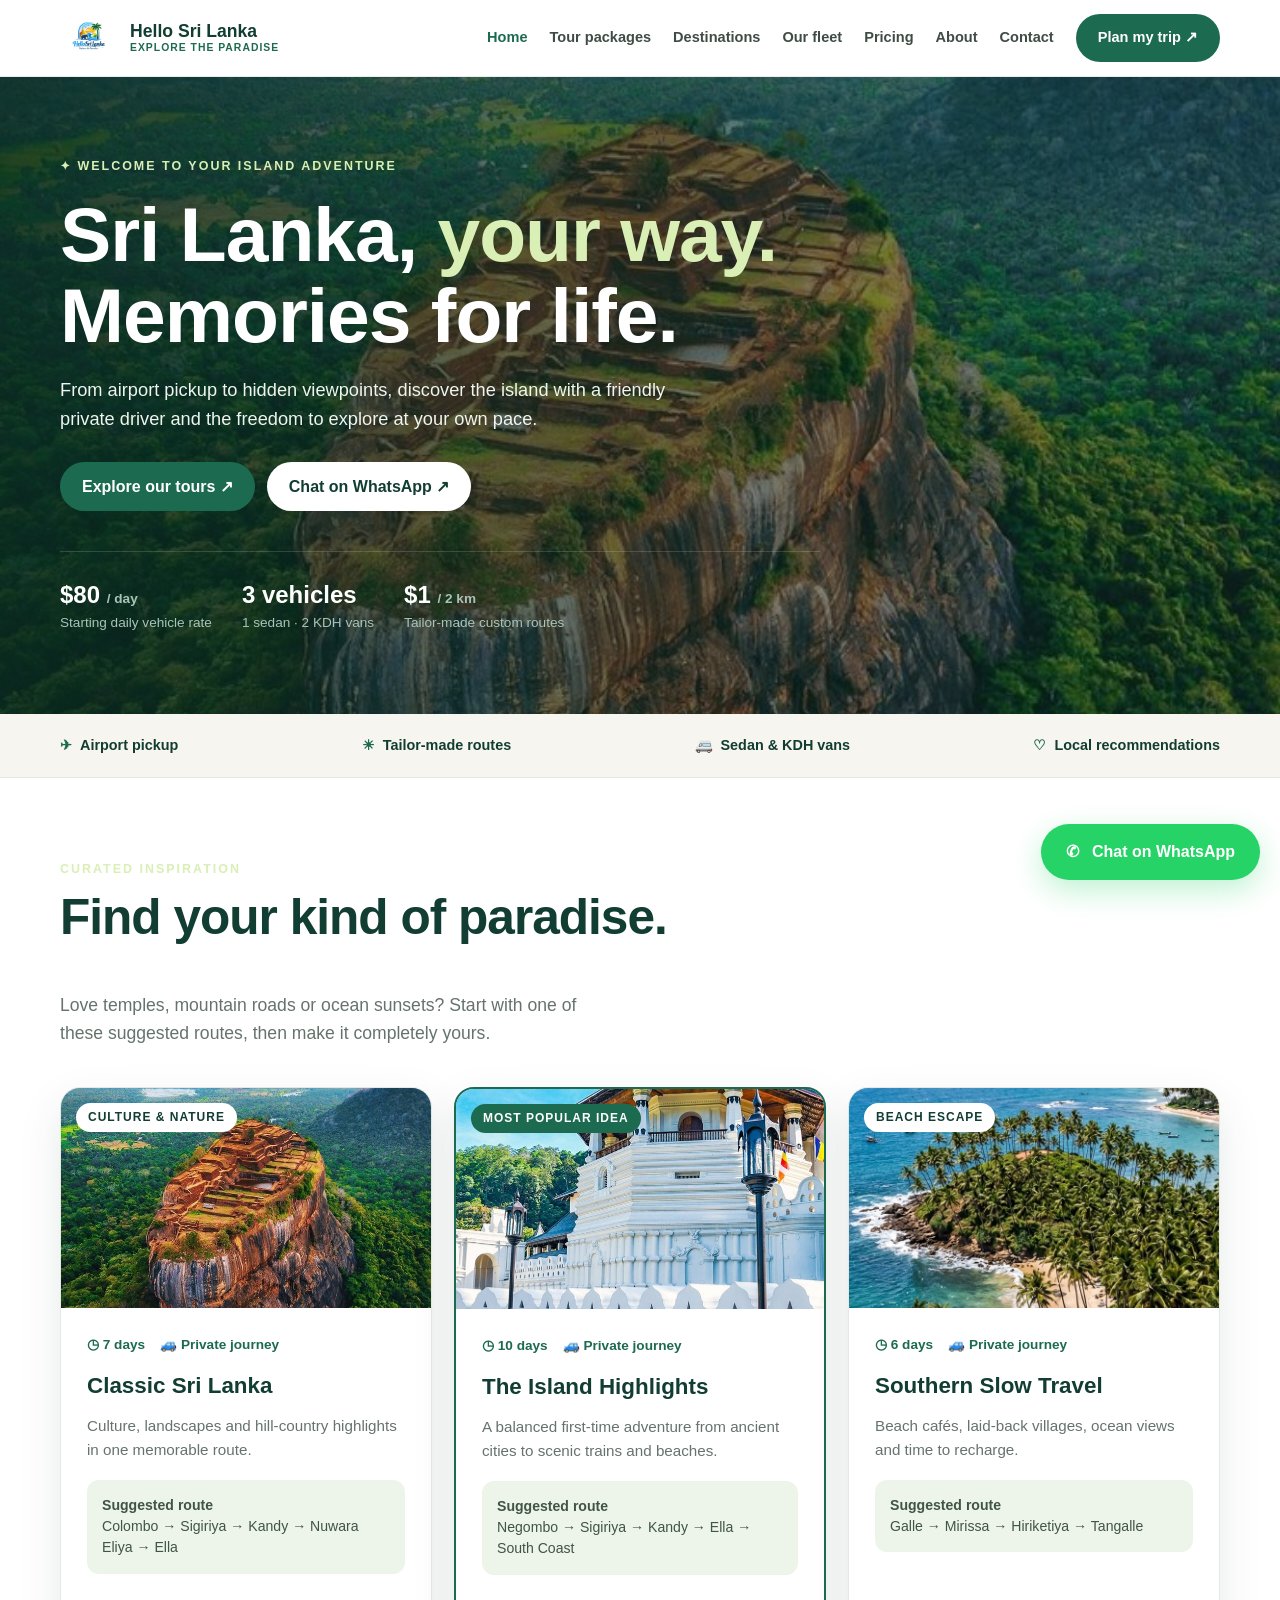
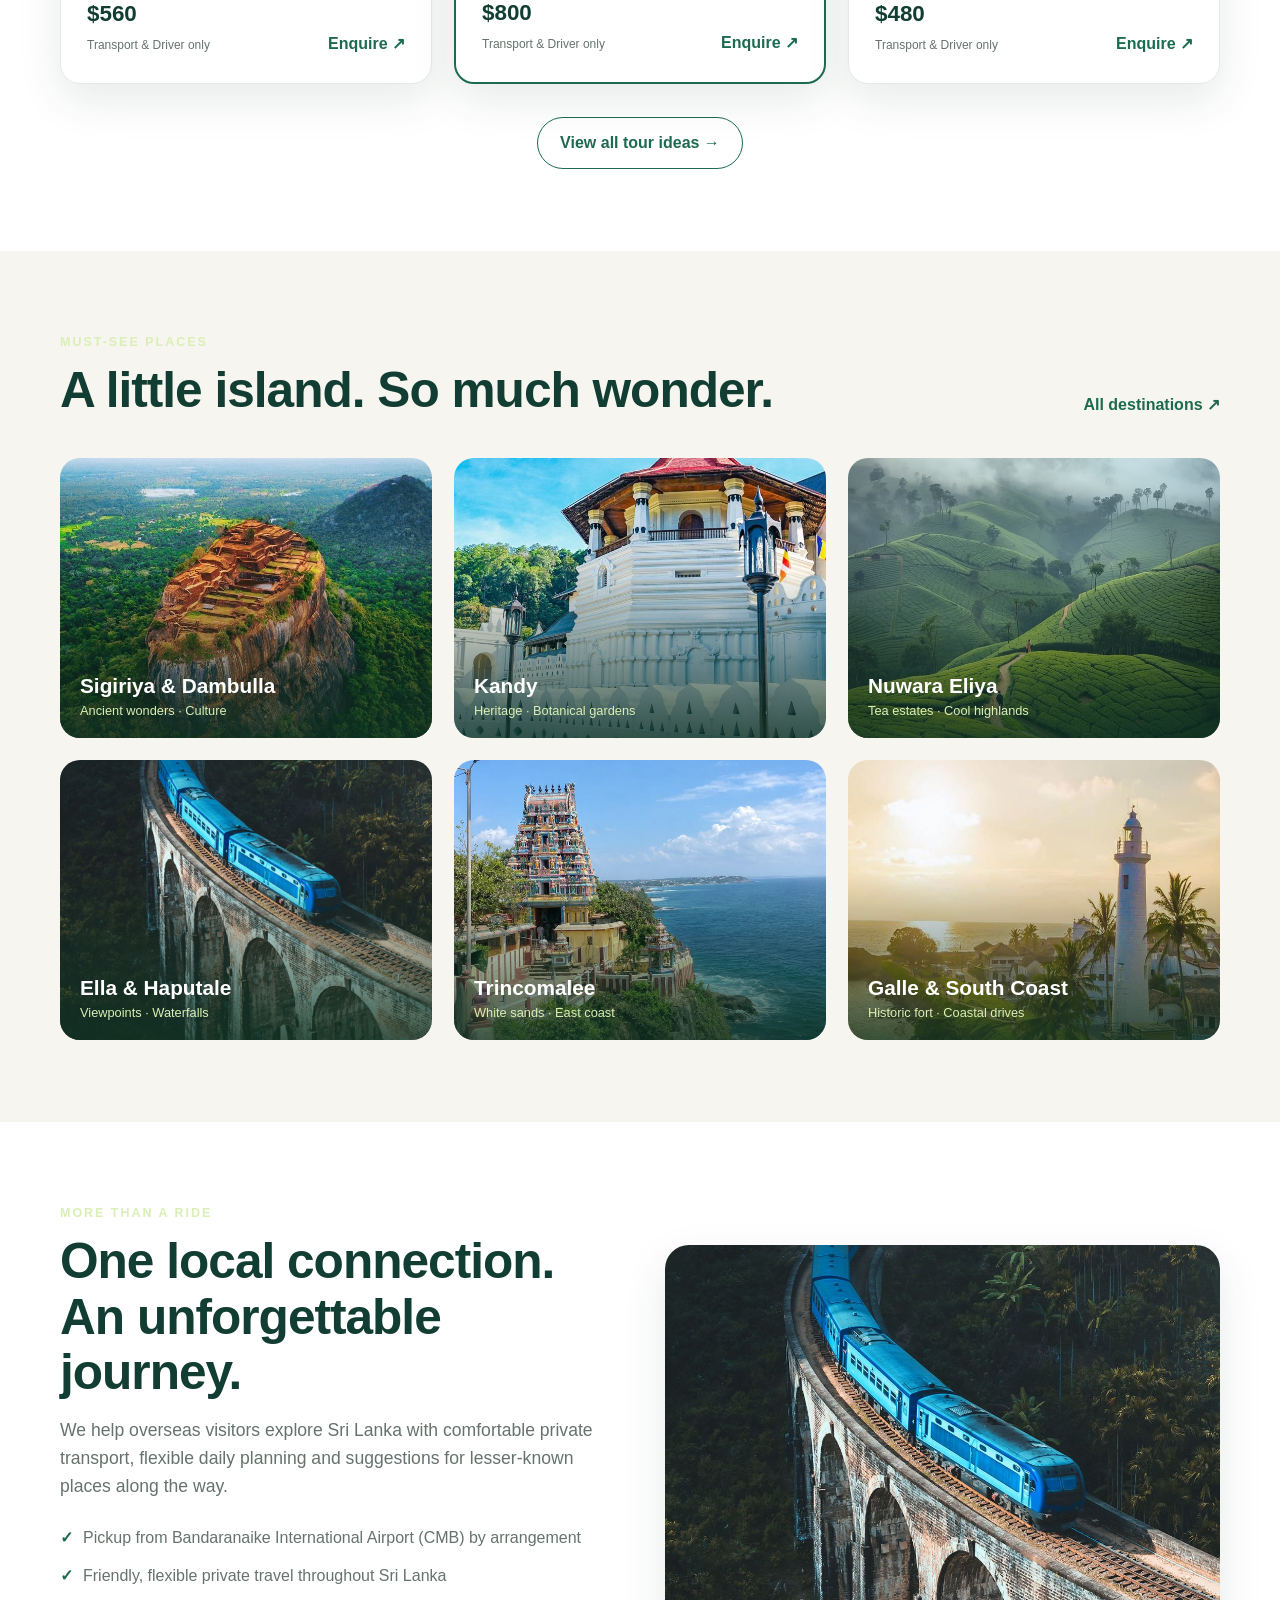
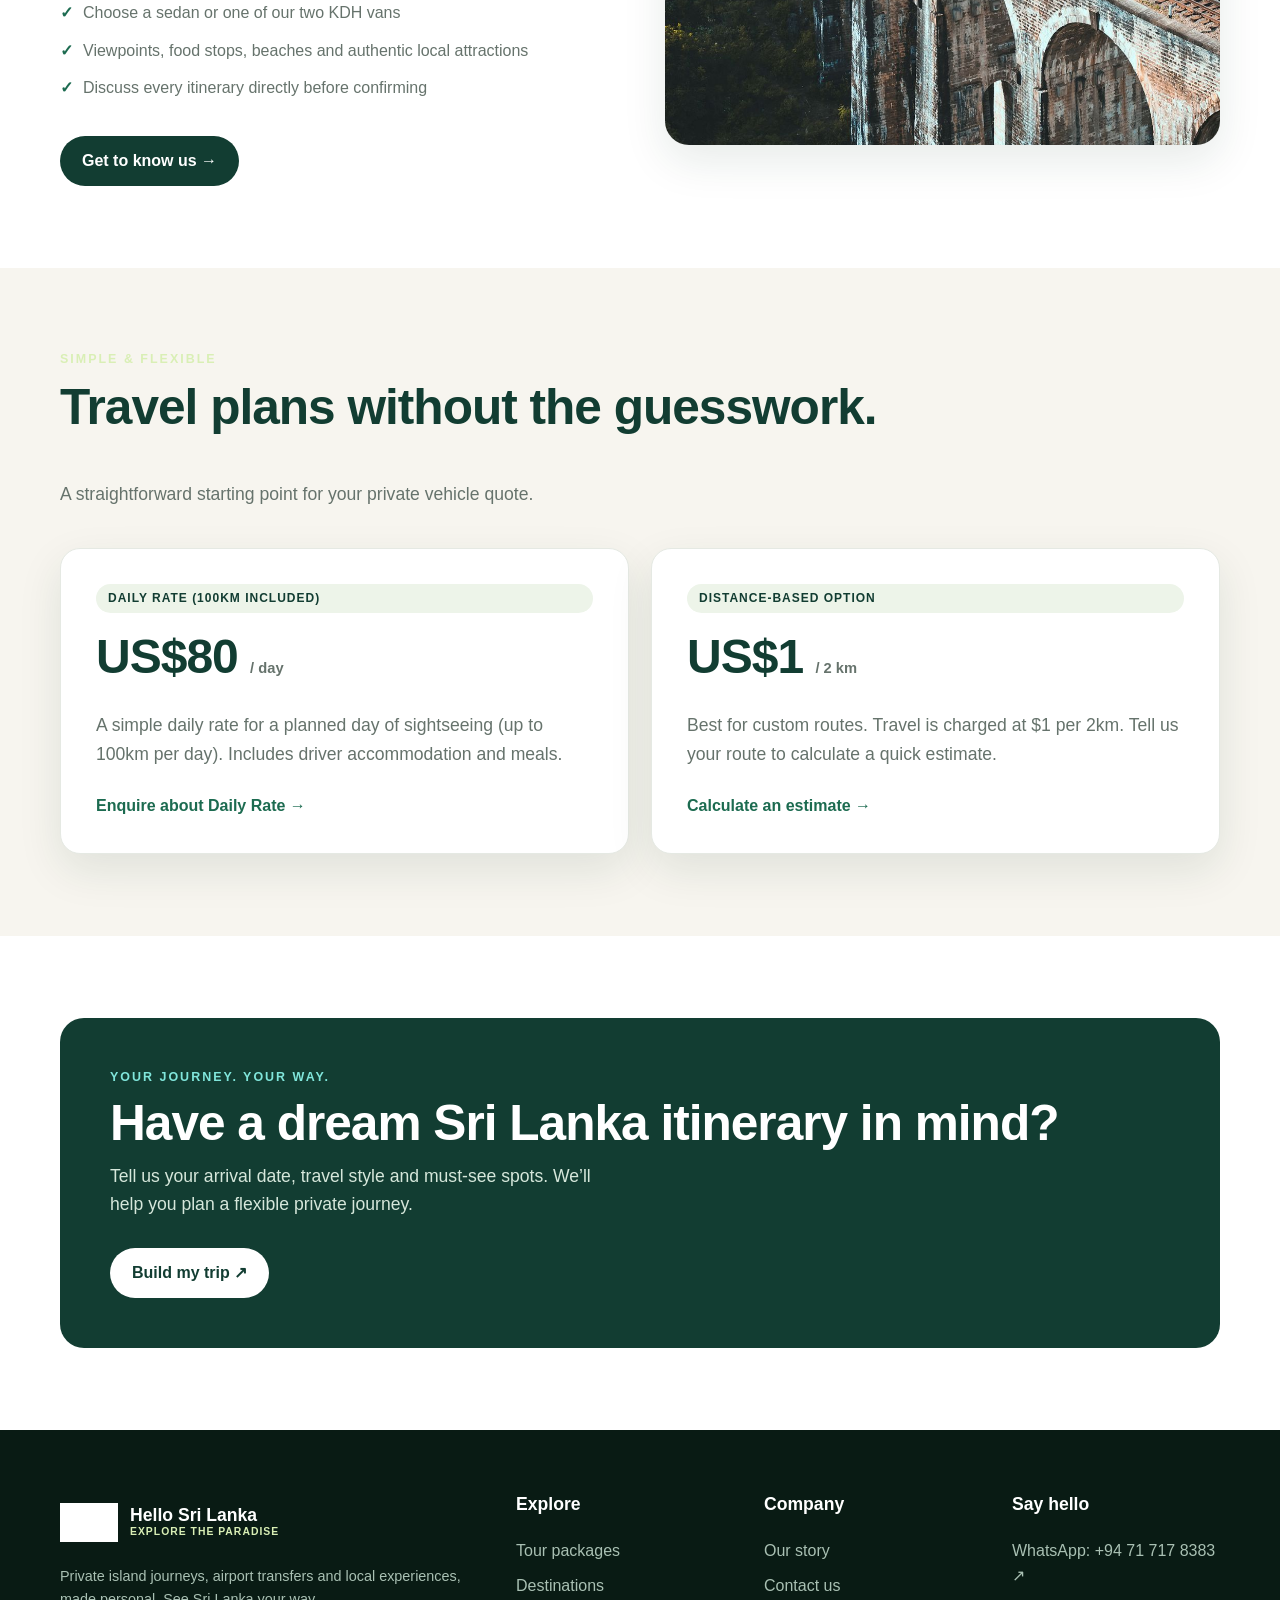
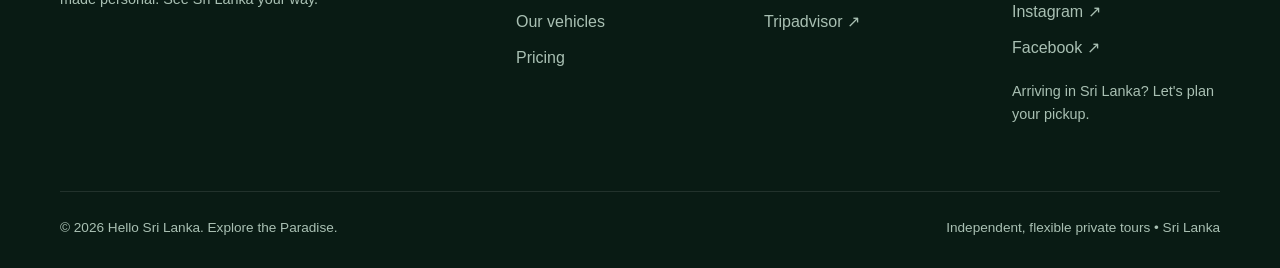
<file: index.html>
<!doctype html>
<html lang="en">
<head>
<meta charset="utf-8">
<meta name="viewport" content="width=device-width,initial-scale=1">
<meta name="theme-color" content="#ffffff">
<meta name="description" content="Private Sri Lanka tours, airport pickup, sedan and KDH van journeys.">
<title>Private Tours & Airport Pickup | Hello Sri Lanka</title>
<link rel="icon" href="logo.jpeg">
<style>
:root{--forest:#123d32;--green:#1c6b50;--lime:#d9efb5;--sand:#f7f5ef;--ink:#1d2924;--muted:#66736c;--white:#fff;--line:#e5e9e3;--shadow:0 16px 44px rgba(19,55,42,.10)}
*{box-sizing:border-box}html,body{overflow-x:hidden}html{scroll-behavior:smooth;scroll-padding-top:84px}body{margin:0;font-family:Inter,Arial,Helvetica,sans-serif;color:var(--ink);background:#fff;line-height:1.6}a{color:inherit;text-decoration:none}img{display:block;max-width:100%}.wrap{width:min(1160px,calc(100% - 40px));margin:auto}
.nav{position:sticky;top:0;z-index:20;background:rgba(255,255,255,.96);backdrop-filter:blur(14px);border-bottom:1px solid rgba(20,60,45,.09)}.nav-inner{min-height:76px;display:flex;align-items:center;justify-content:space-between;gap:20px}
.nav .brand img, .footer .brand img { width: 58px; height: 58px; object-fit: contain; }
.brand{display:flex;align-items:center;gap:12px;color:var(--forest);font-weight:900;font-size:1.1rem;line-height:1.2}.brand span small{display:block;font-size:.65rem;color:var(--green);letter-spacing:1px;text-transform:uppercase}
.nav-links{display:flex;align-items:center;gap:22px}.nav-links a{color:#3f4c45;font-weight:700;font-size:.91rem;transition:.2s}.nav-links a:hover,.nav-links a.active{color:var(--green)}
.btn{display:inline-flex;align-items:center;justify-content:center;border:0;border-radius:999px;padding:12px 22px;font-weight:800;cursor:pointer;transition:.2s;text-align:center;}.btn.primary{background:var(--green);color:#fff}.btn.primary:hover{background:var(--forest);transform:translateY(-1px)}.btn.white{background:#fff;color:var(--forest)}.btn.outline{border:1px solid var(--green);color:var(--green);background:transparent}.btn.outline:hover{background:var(--green);color:#fff}.btn.dark{background:var(--forest);color:#fff}
.hamb{display:none;background:#edf3ec;border:0;border-radius:10px;padding:10px;font-size:1.2rem;cursor:pointer;}
.hero{background-color:#092a20;background-image:linear-gradient(100deg,rgba(9,42,32,.86),rgba(9,42,32,.32)),url('sigiriya.jpg');background-size:cover;background-position:center;color:white;min-height:570px;display:flex;align-items:center}.hero-content{padding:80px 0;max-width:760px}.eyebrow{font-size:.78rem;letter-spacing:2px;text-transform:uppercase;font-weight:900;color:var(--lime);margin-bottom:8px}h1{font-size:clamp(2.4rem,6vw,5.3rem);line-height:1.05;letter-spacing:-1px;margin:17px 0 20px}h1 em{font-style:normal;color:var(--lime)}.hero p{font-size:1.14rem;max-width:630px;color:#eef5ef;margin:0 0 28px}.hero-actions{display:flex;flex-wrap:wrap;gap:12px}.hero-stats{display:flex;gap:30px;flex-wrap:wrap;margin-top:40px;padding-top:30px;border-top:1px solid rgba(255,255,255,.15)}.hero-stats strong{display:block;font-size:1.5rem;line-height:1.1}.hero-stats small{color:#a8c4b9;font-size:.85rem}
.trust-strip{background:var(--sand);border-bottom:1px solid var(--line);padding:20px 0}.trust-grid{display:flex;justify-content:space-between;gap:15px;flex-wrap:wrap}.trust-item{font-weight:700;font-size:.9rem;color:var(--forest);display:flex;align-items:center;gap:8px}.trust-item b{color:var(--green)}
.section{padding:82px 0}.section.alt{background:var(--sand)}.section-top{display:flex;justify-content:space-between;align-items:flex-end;gap:30px;margin-bottom:40px;flex-wrap:wrap}.section h2{font-size:clamp(2rem,4vw,3.1rem);line-height:1.12;letter-spacing:-1px;margin:10px 0 0;color:var(--forest)}.muted{color:var(--muted);font-size:1.1rem;max-width:540px;margin:15px 0 0}
.grid3{display:grid;grid-template-columns:repeat(3,minmax(0,1fr));gap:22px}.card{border-radius:20px;background:#fff;border:1px solid var(--line);overflow:hidden;box-shadow:var(--shadow);display:flex;flex-direction:column;}.card-media{position:relative}.card-media img{width:100%;height:220px;object-fit:cover}.pill{position:absolute;top:15px;left:15px;background:#fff;color:var(--forest);font-size:.75rem;font-weight:800;padding:5px 12px;border-radius:999px;text-transform:uppercase;letter-spacing:1px}.card-body{padding:26px;display:flex;flex-direction:column;flex:1;}.meta{font-size:.85rem;color:var(--green);font-weight:800;display:flex;gap:15px;margin-bottom:12px}.card h3{margin:0 0 10px;font-size:1.4rem;color:var(--forest)}.card p{color:var(--muted);margin:0 0 18px;font-size:.95rem}.itinerary{background:#edf4e9;padding:15px;border-radius:12px;font-size:.88rem;color:#405447;line-height:1.5}.card-bottom{display:flex;justify-content:space-between;align-items:flex-end;gap:15px;margin-top:auto;padding-top:20px;}.card-bottom strong{display:block;font-size:1.4rem;color:var(--forest)}.card-bottom small{font-size:.75rem;color:var(--muted)}.text-link{font-weight:800;color:var(--green)}.text-link:hover{text-decoration:underline}
.dest-card{position:relative;border-radius:20px;overflow:hidden;height:280px}.dest-card img{width:100%;height:100%;object-fit:cover;transition:.5s}.dest-card::after{content:'';position:absolute;inset:0;background:linear-gradient(0deg,rgba(15,50,35,.8) 0%,transparent 60%)}.dest-card:hover img{transform:scale(1.05)}.label{position:absolute;bottom:20px;left:20px;right:20px;z-index:2;color:#fff;font-weight:800;font-size:1.3rem;line-height:1.2}.label small{display:block;font-size:.8rem;font-weight:500;color:#d9efb5;margin-top:4px}
.split{display:grid;grid-template-columns:1fr 1fr;gap:50px;align-items:center}.split-image{border-radius:24px;height:500px;width:100%;object-fit:cover;box-shadow:var(--shadow)}.checks{list-style:none;padding:0;margin:25px 0 35px}.checks li{margin:12px 0;color:var(--muted);display:flex;gap:10px}.checks li::before{content:'✓';color:var(--green);font-weight:900}
.grid2{display:grid;grid-template-columns:repeat(auto-fit,minmax(300px,1fr));gap:22px}.pricebox{background:#fff;border:1px solid var(--line);border-radius:20px;padding:35px;box-shadow:var(--shadow);display:flex;flex-direction:column}.pricebox .pill{position:static;display:inline-block;background:#edf4e9;margin-bottom:20px}.price{font-size:3rem;font-weight:900;color:var(--forest);letter-spacing:-1px;line-height:1;margin-bottom:15px}.price small{font-size:.92rem;font-weight:700;letter-spacing:0;color:var(--muted)}.pricebox p{margin-bottom:25px}
.banner{background:var(--forest);border-radius:24px;padding:50px;color:#fff;display:flex;justify-content:space-between;align-items:center;gap:30px;flex-wrap:wrap}.banner h2{color:#fff;margin:0 0 10px}.banner p{margin:0;color:#d6e7db;font-size:1.1rem;max-width:500px}
.footer{background:#091b14;color:#a9c0b3;padding:60px 0 30px}.footer-grid{display:grid;grid-template-columns:2fr 1fr 1fr 1fr;gap:40px;margin-bottom:50px}.footer-grid .brand,.footer-inner .logo{color:#fff;display:flex;align-items:center;gap:12px;font-weight:900;font-size:1.1rem}.footer-grid .brand img,.footer-inner .logo img{height:45px;filter:brightness(0) invert(1)}.footer-grid p{font-size:.9rem;line-height:1.6;margin-top:20px}.footer h4{color:#fff;font-size:1.1rem;margin:0 0 20px}.footer-grid a{display:block;margin:10px 0;transition:.2s}.footer-grid a:hover{color:#fff}.footer-bottom,.footer-inner{border-top:1px solid rgba(255,255,255,.1);padding-top:25px;display:flex;justify-content:space-between;font-size:.85rem;flex-wrap:wrap;gap:15px}
.wa-float{position:fixed;bottom:20px;right:20px;background:#25D366;color:#fff;padding:15px 25px;border-radius:999px;font-weight:800;box-shadow:0 10px 30px rgba(37,211,102,.3);z-index:40;transition:.2s}.wa-float:hover{transform:translateY(-3px)}

@media(max-width:980px){
  .grid3,.grid2,.footer-grid{grid-template-columns:repeat(2,1fr)}
  .split{grid-template-columns:1fr}
  .nav-links{gap:13px}
  .nav-links a{font-size:.83rem}
}

@media(max-width:760px){
  .wrap{width:min(100% - 30px,1160px)}
  .nav-inner,.nav{min-height:68px}
  .hamb,.menu-btn{display:block}
  .nav-links{display:none;position:absolute;top:100%;left:0;right:0;background:#fff;padding:20px;flex-direction:column;border-bottom:1px solid var(--line);box-shadow:var(--shadow);align-items:stretch}
  .nav-links.show{display:flex}
  .nav-links a{padding:12px 0;font-size:1rem;border-bottom:1px solid var(--line)}
  .nav-links a:last-child{border-bottom:none}
  .nav-cta{display:none}
  
  /* Mobile Layout Fixes */
  .brand img{width:45px; height:45px;}
  .brand{font-size:1rem;}
  .section-top{flex-direction:column; align-items:flex-start; gap:15px;}
  .card-bottom{flex-wrap:wrap; align-items:center;}
  .grid3,.grid2,.footer-grid{grid-template-columns:1fr}
  .trust-grid{display:grid; grid-template-columns:1fr 1fr; gap:15px;}
  .hero-stats{display:grid; grid-template-columns:1fr 1fr; gap:20px;}
  
  .hero-content{padding:50px 0}
  .hero{min-height:540px}
  .section{padding:55px 0}
  .banner{padding:35px 25px;flex-direction:column;text-align:center;gap:20px;}
  .banner .btn{width:100%}
  .dest-card img{height:230px}
  .split-image{min-height:280px;height:auto}
  .pricebox{padding:25px;}
}

@media(max-width:480px){
  .trust-grid, .hero-stats{grid-template-columns:1fr;}
  h1{font-size:2.2rem;}
  .price{font-size:2.4rem;}
}
</style>
</head>
<body>
<header class="nav">
<div class="wrap nav-inner">
<a class="brand logo" href="index.html" aria-label="Hello Sri Lanka home">
<img src="logo.jpeg" alt="Hello Sri Lanka logo">
<span>Hello Sri Lanka<small>EXPLORE THE PARADISE</small></span>
</a>
<nav class="nav-links" id="navLinks" aria-label="Main navigation">
<a href="index.html" class="active">Home</a>
<a href="tours.html">Tour packages</a>
<a href="destinations.html">Destinations</a>
<a href="fleet.html">Our fleet</a>
<a href="pricing.html">Pricing</a>
<a href="about.html">About</a>
<a href="contact.html">Contact</a>
<a class="btn primary nav-cta" href="https://wa.me/94717178383">Plan my trip ↗</a>
</nav>
<button class="hamb" id="menuToggle" aria-label="Toggle menu">☰</button>
</div>
</header>
<main>
<section class="hero">
<div class="wrap">
<div class="hero-content">
<div class="eyebrow">✦ WELCOME TO YOUR ISLAND ADVENTURE</div>
<h1>Sri Lanka, <em>your way.</em><br>Memories for life.</h1>
<p>From airport pickup to hidden viewpoints, discover the island with a friendly private driver and the freedom to explore at your own pace.</p>
<div class="hero-actions">
<a class="btn primary" href="tours.html">Explore our tours ↗</a>
<a class="btn white" href="https://wa.me/94717178383" target="_blank" rel="noopener">Chat on WhatsApp ↗</a>
</div>
<div class="hero-stats">
<div><strong>$80 <small>/ day</small></strong><small>Starting daily vehicle rate</small></div>
<div><strong>3 vehicles</strong><small>1 sedan · 2 KDH vans</small></div>
<div><strong>$1 <small>/ 2 km</small></strong><small>Tailor-made custom routes</small></div>
</div>
</div>
</div>
</section>

<div class="trust-strip">
<div class="wrap trust-grid">
<div class="trust-item"><b>✈</b> Airport pickup</div>
<div class="trust-item"><b>☀</b> Tailor-made routes</div>
<div class="trust-item"><b>🚐</b> Sedan & KDH vans</div>
<div class="trust-item"><b>♡</b> Local recommendations</div>
</div>
</div>

<section class="section">
<div class="wrap">
<div class="section-top">
<div>
<div class="eyebrow">CURATED INSPIRATION</div>
<h2>Find your kind of paradise.</h2>
</div>
<p class="muted">Love temples, mountain roads or ocean sunsets? Start with one of these suggested routes, then make it completely yours.</p>
</div>
<div class="grid3">
<article class="card">
<div class="card-media"><img loading="lazy" src="sigiriya.jpg" alt="Culture and Nature"><span class="pill">Culture & nature</span></div>
<div class="card-body">
<div class="meta"><span>◷ 7 days</span><span>🚙 Private journey</span></div>
<h3>Classic Sri Lanka</h3>
<p>Culture, landscapes and hill-country highlights in one memorable route.</p>
<div class="itinerary"><b>Suggested route</b><br>Colombo → Sigiriya → Kandy → Nuwara Eliya → Ella</div>
<div class="card-bottom">
<div><strong>$560</strong><small>Transport & Driver only</small></div>
<a class="text-link" href="https://wa.me/94717178383">Enquire ↗</a>
</div>
</div>
</article>

<article class="card" style="border: 2px solid var(--green);">
<div class="card-media"><img loading="lazy" src="kandy.jpg" alt="Island Highlights"><span class="pill" style="background:var(--green); color:white;">Most popular idea</span></div>
<div class="card-body">
<div class="meta"><span>◷ 10 days</span><span>🚙 Private journey</span></div>
<h3>The Island Highlights</h3>
<p>A balanced first-time adventure from ancient cities to scenic trains and beaches.</p>
<div class="itinerary"><b>Suggested route</b><br>Negombo → Sigiriya → Kandy → Ella → South Coast</div>
<div class="card-bottom">
<div><strong>$800</strong><small>Transport & Driver only</small></div>
<a class="text-link" href="https://wa.me/94717178383">Enquire ↗</a>
</div>
</div>
</article>

<article class="card">
<div class="card-media"><img loading="lazy" src="mirissa.jpg" alt="Beach Escape"><span class="pill">Beach escape</span></div>
<div class="card-body">
<div class="meta"><span>◷ 6 days</span><span>🚙 Private journey</span></div>
<h3>Southern Slow Travel</h3>
<p>Beach cafés, laid-back villages, ocean views and time to recharge.</p>
<div class="itinerary"><b>Suggested route</b><br>Galle → Mirissa → Hiriketiya → Tangalle</div>
<div class="card-bottom">
<div><strong>$480</strong><small>Transport & Driver only</small></div>
<a class="text-link" href="https://wa.me/94717178383">Enquire ↗</a>
</div>
</div>
</article>
</div>
<p style="text-align:center;margin:33px 0 0"><a class="btn outline" href="tours.html">View all tour ideas →</a></p>
</div>
</section>

<section class="section alt">
<div class="wrap">
<div class="section-top">
<div>
<div class="eyebrow">MUST-SEE PLACES</div>
<h2>A little island. So much wonder.</h2>
</div>
<a class="text-link" href="destinations.html">All destinations ↗</a>
</div>
<div class="grid3">
<div class="dest-card"><img loading="lazy" src="sigiriya.jpg" alt="Sigiriya & Dambulla"><div class="label">Sigiriya & Dambulla<small>Ancient wonders · Culture</small></div></div>
<div class="dest-card"><img loading="lazy" src="kandy.jpg" alt="Kandy"><div class="label">Kandy<small>Heritage · Botanical gardens</small></div></div>
<div class="dest-card"><img loading="lazy" src="nuwaraeliya.jpg" alt="Nuwara Eliya"><div class="label">Nuwara Eliya<small>Tea estates · Cool highlands</small></div></div>
<div class="dest-card"><img loading="lazy" src="ella.jpg" alt="Ella"><div class="label">Ella & Haputale<small>Viewpoints · Waterfalls</small></div></div>
<div class="dest-card"><img loading="lazy" src="trinco.jpg" alt="Trincomalee"><div class="label">Trincomalee<small>White sands · East coast</small></div></div>
<div class="dest-card"><img loading="lazy" src="galle.jpg" alt="Galle"><div class="label">Galle & South Coast<small>Historic fort · Coastal drives</small></div></div>
</div>
</div>
</section>

<section class="section">
<div class="wrap split">
<div>
<div class="eyebrow">MORE THAN A RIDE</div>
<h2>One local connection. An unforgettable journey.</h2>
<p class="muted">We help overseas visitors explore Sri Lanka with comfortable private transport, flexible daily planning and suggestions for lesser-known places along the way.</p>
<ul class="checks">
<li>Pickup from Bandaranaike International Airport (CMB) by arrangement</li>
<li>Friendly, flexible private travel throughout Sri Lanka</li>
<li>Choose a sedan or one of our two KDH vans</li>
<li>Viewpoints, food stops, beaches and authentic local attractions</li>
<li>Discuss every itinerary directly before confirming</li>
</ul>
<a class="btn dark" href="about.html">Get to know us →</a>
</div>
<img class="split-image" loading="lazy" src="ella.jpg" alt="Scenic road trip in Sri Lanka">
</div>
</section>

<section class="section alt">
<div class="wrap">
<div class="section-top">
<div>
<div class="eyebrow">SIMPLE & FLEXIBLE</div>
<h2>Travel plans without the guesswork.</h2>
</div>
<p class="muted">A straightforward starting point for your private vehicle quote.</p>
</div>
<div class="grid2">
<div class="pricebox">
<span class="pill" style="font-weight:900;">Daily Rate (100km included)</span>
<div class="price">US$80 <small>/ day</small></div>
<p class="muted">A simple daily rate for a planned day of sightseeing (up to 100km per day). Includes driver accommodation and meals.</p>
<a class="text-link" href="https://wa.me/94717178383">Enquire about Daily Rate →</a>
</div>
<div class="pricebox">
<span class="pill" style="font-weight:900;">Distance-based option</span>
<div class="price">US$1 <small>/ 2 km</small></div>
<p class="muted">Best for custom routes. Travel is charged at $1 per 2km. Tell us your route to calculate a quick estimate.</p>
<a class="text-link" href="https://wa.me/94717178383">Calculate an estimate →</a>
</div>
</div>
</div>
</section>

<section class="section">
<div class="wrap">
<div class="banner">
<div>
<div class="eyebrow" style="color:#80e6db">YOUR JOURNEY. YOUR WAY.</div>
<h2>Have a dream Sri Lanka itinerary in mind?</h2>
<p>Tell us your arrival date, travel style and must-see spots. We’ll help you plan a flexible private journey.</p>
</div>
<a class="btn white" href="https://wa.me/94717178383">Build my trip ↗</a>
</div>
</div>
</section>
</main>

<footer class="footer">
<div class="wrap">
<div class="footer-grid">
<div>
<a class="brand" href="index.html" style="color:white">
<img src="logo.jpeg" alt="Hello Sri Lanka">
<span>Hello Sri Lanka<small style="color:#d9efb5">EXPLORE THE PARADISE</small></span>
</a>
<p>Private island journeys, airport transfers and local experiences, made personal. See Sri Lanka your way.</p>
</div>
<div>
<h4>Explore</h4>
<a href="tours.html">Tour packages</a>
<a href="destinations.html">Destinations</a>
<a href="fleet.html">Our vehicles</a>
<a href="pricing.html">Pricing</a>
</div>
<div>
<h4>Company</h4>
<a href="about.html">Our story</a>
<a href="contact.html">Contact us</a>
<a href="https://www.tripadvisor.com/Attraction_Review-g293962-d34145031-Reviews-Hello_Srilanka-Colombo_Western_Province.html" target="_blank" rel="noopener">Tripadvisor ↗</a>
</div>
<div>
<h4>Say hello</h4>
<a href="https://wa.me/94717178383" target="_blank" rel="noopener">WhatsApp: +94 71 717 8383 ↗</a>
<a href="https://www.instagram.com/hello_srilanka_visit?utm_source=qr" target="_blank" rel="noopener">Instagram ↗</a>
<a href="https://www.facebook.com/share/1CcuCF72Pj/?mibextid=wwXIfr" target="_blank" rel="noopener">Facebook ↗</a>
<p>Arriving in Sri Lanka? Let's plan your pickup.</p>
</div>
</div>
<div class="footer-bottom">
<span>© 2026 Hello Sri Lanka. Explore the Paradise.</span>
<span>Independent, flexible private tours • Sri Lanka</span>
</div>
</div>
</footer>
<a class="wa-float" href="https://wa.me/94717178383" target="_blank" rel="noopener" aria-label="Chat with Hello Sri Lanka on WhatsApp">✆ &nbsp; Chat on WhatsApp</a>
<script>
document.addEventListener('DOMContentLoaded', () => {
  const btn = document.getElementById('menuToggle');
  const menu = document.getElementById('navLinks');
  if(btn && menu){
    btn.addEventListener('click', () => {
      menu.classList.toggle('show');
      btn.textContent = menu.classList.contains('show') ? '✕' : '☰';
    });
  }
});
</script>
</body>
</html>
</file>
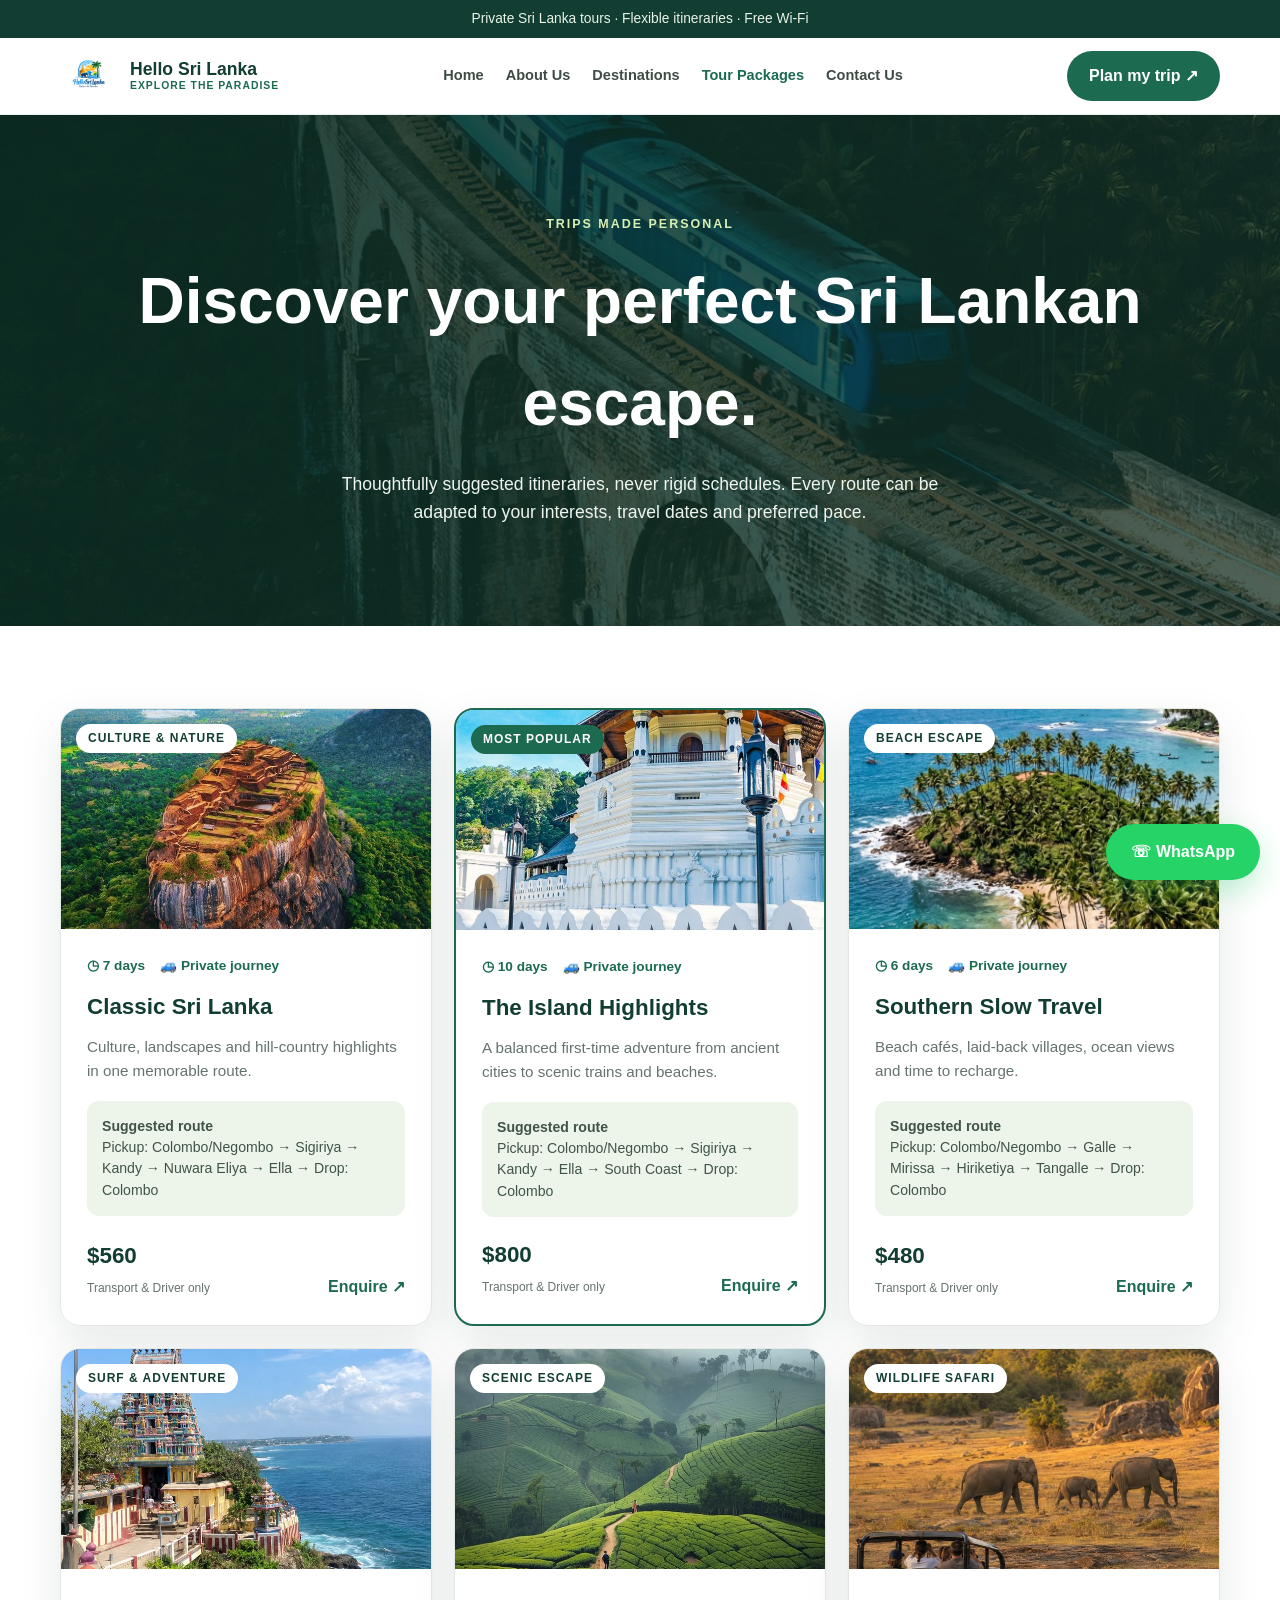
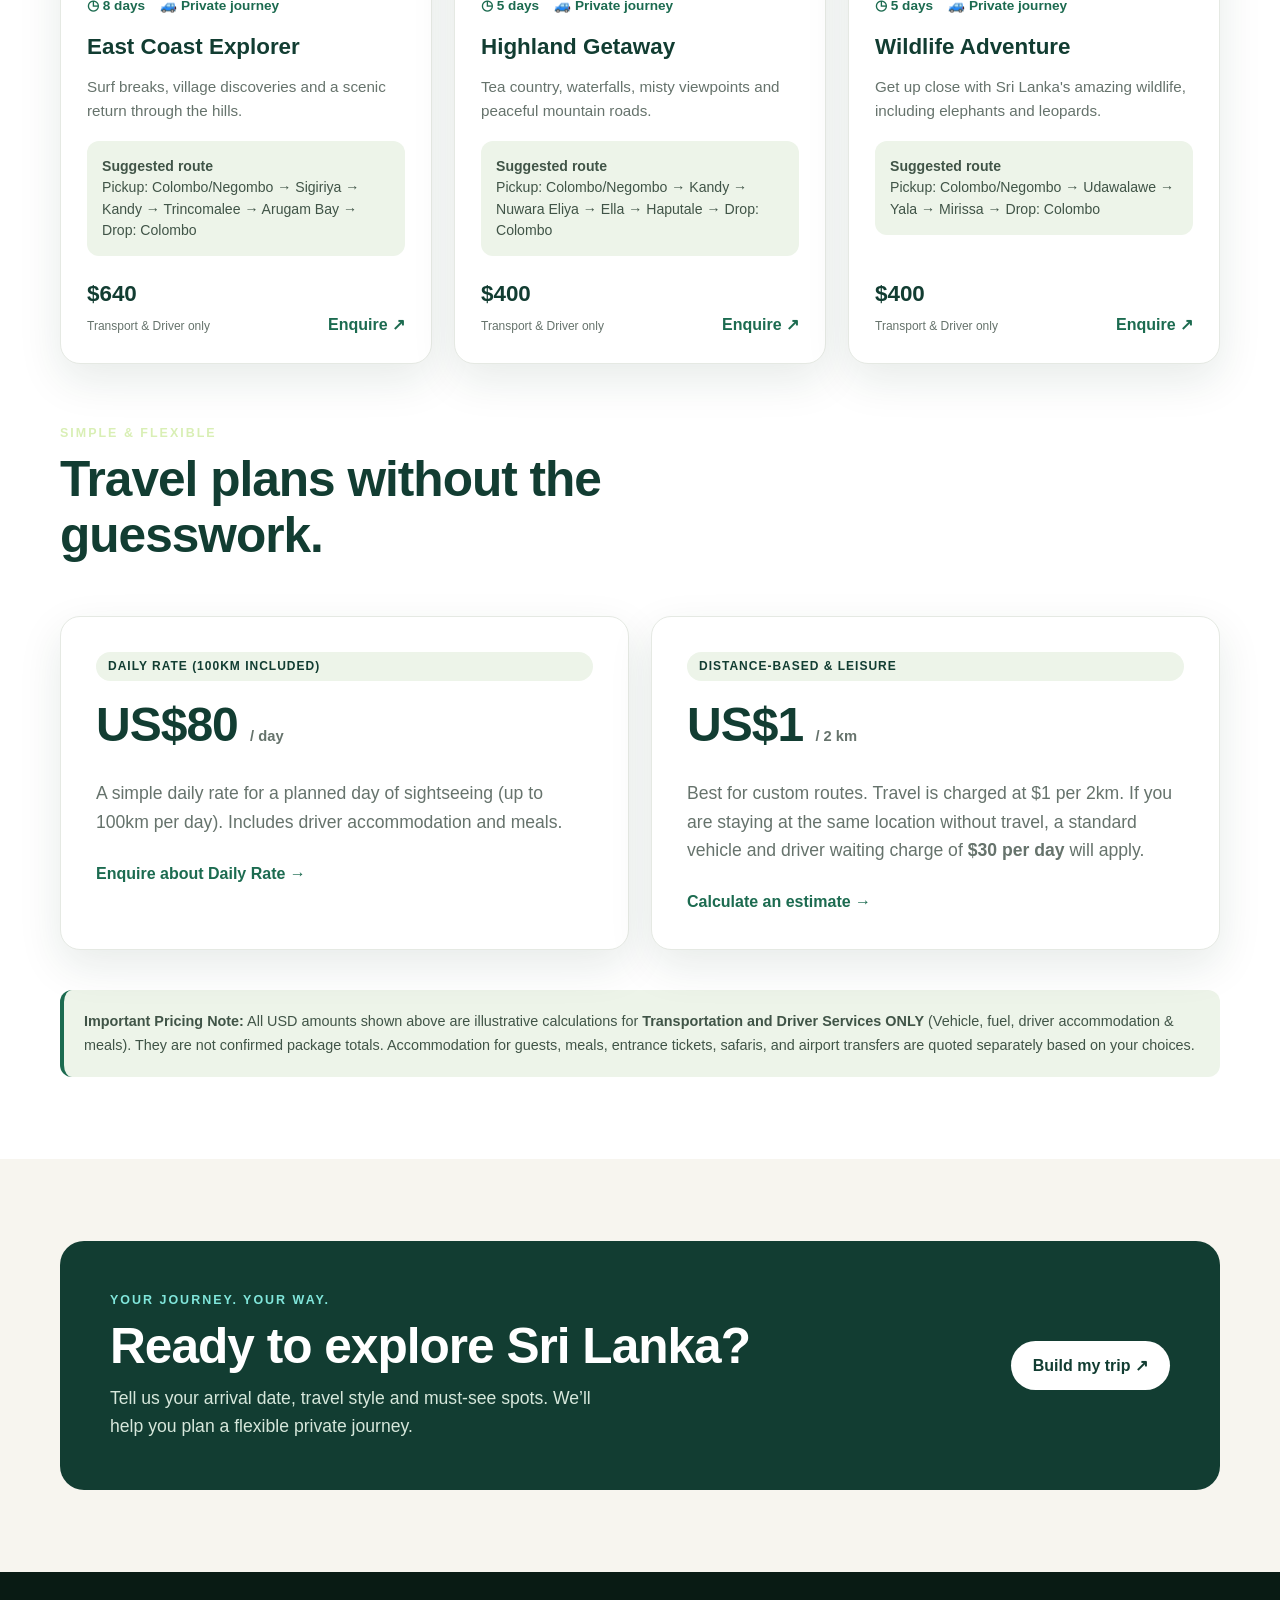
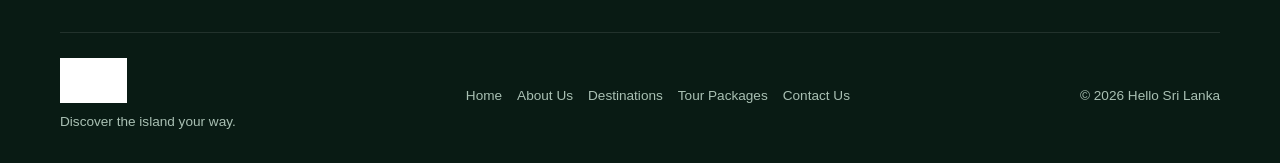
<file: tours.html>
<!doctype html>
<html lang="en">
<head>
<meta charset="utf-8">
<meta name="viewport" content="width=device-width,initial-scale=1">
<meta name="theme-color" content="#ffffff">
<meta name="description" content="Explore customizable Sri Lanka tour itineraries.">
<title>Tour Packages | Hello Sri Lanka</title>
<link rel="icon" href="logo.jpeg">
<style>
:root{--forest:#123d32;--green:#1c6b50;--lime:#d9efb5;--sand:#f7f5ef;--ink:#1d2924;--muted:#66736c;--white:#fff;--line:#e5e9e3;--shadow:0 16px 44px rgba(19,55,42,.10)}
*{box-sizing:border-box}html,body{overflow-x:hidden}html{scroll-behavior:smooth;scroll-padding-top:84px}body{margin:0;font-family:Inter,Arial,Helvetica,sans-serif;color:var(--ink);background:#fff;line-height:1.6}a{color:inherit;text-decoration:none}img{display:block;max-width:100%}.wrap{width:min(1160px,calc(100% - 40px));margin:auto}
.topbar{background:var(--forest);color:#eaf4e8;font-size:.86rem;text-align:center;padding:8px 12px}.header,.nav{position:sticky;top:0;z-index:20;background:rgba(255,255,255,.96);backdrop-filter:blur(14px);border-bottom:1px solid rgba(20,60,45,.09)}.nav-inner{min-height:76px;display:flex;align-items:center;justify-content:space-between;gap:20px}

/* මෙන්න මේකයි මම හැදුවේ - දැන් කොතන හිටියත් ලෝගෝ එක 58px වෙනවා */
.brand img{width:58px;height:58px;object-fit:contain}

.brand{display:flex;align-items:center;gap:12px;color:var(--forest);font-weight:900;font-size:1.1rem;line-height:1.2}.brand span small{display:block;font-size:.65rem;color:var(--green);letter-spacing:1px;text-transform:uppercase}
.nav-links,.navlinks{display:flex;align-items:center;gap:22px}.nav-links a,.navlinks a{color:#3f4c45;font-weight:700;font-size:.91rem;transition:.2s}.nav-links a:hover,.nav-links a.active,.navlinks a:hover{color:var(--green)}
.nav-cta,.btn{display:inline-flex;align-items:center;justify-content:center;border:0;border-radius:999px;padding:12px 22px;font-weight:800;cursor:pointer;transition:.2s;text-align:center;}.nav-cta,.btn.primary{background:var(--green);color:#fff}.nav-cta:hover,.btn.primary:hover,.btn:hover{background:var(--forest);color:#fff;transform:translateY(-1px)}.btn.white{background:#fff;color:var(--forest)}.btn.outline{border:1px solid var(--green);color:var(--green);background:transparent}.btn.outline:hover{background:var(--green);color:#fff}.btn.dark{background:var(--forest);color:#fff}
.hamb,.menu-btn{display:none;background:#edf3ec;border:0;border-radius:10px;padding:10px;font-size:1.2rem;cursor:pointer}
.pagehero{background-color:#092a20;padding:100px 0;color:white;text-align:center;background-image:linear-gradient(100deg,rgba(9,42,32,.9),rgba(9,42,32,.7)),url('ella.jpg');background-size:cover;background-position:center}.pagehero h1{font-size:clamp(2.6rem,5vw,4rem);margin:15px 0}.pagehero p{font-size:1.1rem;max-width:600px;margin:0 auto;color:#eef5ef}.eyebrow{font-size:.78rem;letter-spacing:2px;text-transform:uppercase;font-weight:900;color:var(--lime);margin-bottom:8px}
.section{padding:82px 0}.section.alt{background:var(--sand)}.section-head,.section-top{max-width:720px;margin:0 auto 36px;text-align:center}.section-top{display:flex;justify-content:space-between;align-items:flex-end;gap:30px;margin-bottom:40px;flex-wrap:wrap;text-align:left;margin-left:0;margin-right:0}.kicker{color:var(--green);text-transform:uppercase;letter-spacing:1.8px;font-size:.76rem;font-weight:900}.section h2{font-size:clamp(2rem,4vw,3.1rem);line-height:1.12;letter-spacing:-1px;margin:10px 0 13px;color:var(--forest)}.section-head p,.muted{color:var(--muted);margin:0}.muted{font-size:1.1rem;max-width:540px;margin:15px 0 0}
.grid3{display:grid;grid-template-columns:repeat(3,minmax(0,1fr));gap:22px}.card{border-radius:20px;background:#fff;border:1px solid var(--line);overflow:hidden;box-shadow:var(--shadow);display:flex;flex-direction:column;}.card-media{position:relative}.card-media img{width:100%;height:220px;object-fit:cover}.pill{position:absolute;top:15px;left:15px;background:#fff;color:var(--forest);font-size:.75rem;font-weight:800;padding:5px 12px;border-radius:999px;text-transform:uppercase;letter-spacing:1px}.card-body{padding:26px;display:flex;flex-direction:column;flex:1;}.meta{font-size:.85rem;color:var(--green);font-weight:800;display:flex;gap:15px;margin-bottom:12px}.card h3{margin:0 0 10px;font-size:1.4rem;color:var(--forest)}.card p{color:var(--muted);margin:0 0 18px;font-size:.95rem}.itinerary{background:#edf4e9;padding:15px;border-radius:12px;font-size:.88rem;color:#405447;line-height:1.5}.card-bottom{display:flex;justify-content:space-between;align-items:flex-end;gap:15px;margin-top:auto;padding-top:20px;}.card-bottom strong{display:block;font-size:1.4rem;color:var(--forest)}.card-bottom small{font-size:.75rem;color:var(--muted)}.text-link{font-weight:800;color:var(--green);text-decoration:none}.text-link:hover{text-decoration:underline}
.grid2{display:grid;grid-template-columns:repeat(auto-fit,minmax(300px,1fr));gap:22px;margin-top:40px}.pricebox{background:#fff;border:1px solid var(--line);border-radius:20px;padding:35px;box-shadow:var(--shadow);display:flex;flex-direction:column}.pricebox .pill{position:static;display:inline-block;background:#edf4e9;margin-bottom:20px;color:var(--forest)}.price{font-size:3rem;font-weight:900;color:var(--forest);letter-spacing:-1px;line-height:1;margin-bottom:15px}.price small{font-size:.92rem;font-weight:700;letter-spacing:0;color:var(--muted)}.pricebox p{margin-bottom:25px}
.notice{background:#edf4e9;border-radius:12px;padding:20px;color:#405447;font-size:.9rem;margin-top:40px;border-left:4px solid var(--green)}.banner{background:var(--forest);border-radius:24px;padding:50px;color:#fff;display:flex;justify-content:space-between;align-items:center;gap:30px;flex-wrap:wrap}.banner h2{color:#fff;margin:0 0 10px}.banner p{margin:0;color:#d6e7db;font-size:1.1rem;max-width:500px}
.footer{background:#091b14;color:#a9c0b3;padding:60px 0 30px}.footer-grid{display:grid;grid-template-columns:2fr 1fr 1fr 1fr;gap:40px;margin-bottom:50px}.footer-grid .brand,.footer-inner .logo{color:#fff;display:flex;align-items:center;gap:12px;font-weight:900;font-size:1.1rem}.footer-grid .brand img,.footer-inner .logo img{height:45px;filter:brightness(0) invert(1)}.footer-grid p{font-size:.9rem;line-height:1.6;margin-top:20px}.footer h4{color:#fff;font-size:1.1rem;margin:0 0 20px}.footer-grid a{display:block;margin:10px 0;transition:.2s}.footer-grid a:hover{color:#fff}.footer-bottom,.footer-inner{border-top:1px solid rgba(255,255,255,.1);padding-top:25px;display:flex;justify-content:space-between;font-size:.85rem;flex-wrap:wrap;gap:15px;align-items:center;}
.footer-links{display:flex; gap:15px; flex-wrap:wrap; justify-content:center;}
.wa-float{position:fixed;bottom:20px;right:20px;background:#25D366;color:#fff;padding:15px 25px;border-radius:999px;font-weight:800;box-shadow:0 10px 30px rgba(37,211,102,.3);z-index:40;transition:.2s}.wa-float:hover{transform:translateY(-3px)}

@media(max-width:980px){
  .grid3,.grid2,.footer-grid{grid-template-columns:repeat(2,1fr)}
  .nav-links,.navlinks{gap:13px}
  .nav-links a,.navlinks a{font-size:.83rem}
}

@media(max-width:760px){
  .wrap{width:min(100% - 30px,1160px)}
  .nav-inner,.nav{min-height:68px}
  .hamb,.menu-btn{display:block}
  .nav-links,.navlinks{display:none;position:absolute;top:100%;left:0;right:0;background:#fff;padding:20px;flex-direction:column;border-bottom:1px solid var(--line);box-shadow:var(--shadow);align-items:stretch}
  .nav-links.show,.navlinks.open{display:flex}
  .nav-links a,.navlinks a{padding:12px 0;font-size:1rem;border-bottom:1px solid var(--line)}
  .nav-links a:last-child,.navlinks a:last-child{border-bottom:none}
  .nav-cta{display:none}
  .grid3,.grid2,.footer-grid{grid-template-columns:1fr}
  
  .brand img{width:45px; height:45px;}
  .brand{font-size:1rem;}
  
  .pagehero{padding:60px 0;}
  .pagehero h1{font-size:2.2rem;}
  .section{padding:55px 0}
  
  .banner{padding:35px 25px;flex-direction:column;text-align:center;gap:20px;}
  .banner .btn{width:100%}
  .pricebox{padding:25px}
  .card-bottom{flex-wrap:wrap; align-items:center;}
  
  .footer-inner{flex-direction:column; text-align:center;}
}
</style>
</head>
<body>
<div class="topbar">Private Sri Lanka tours · Flexible itineraries · Free Wi-Fi</div>
<header class="header">
  <div class="wrap nav-inner">
    <a class="brand logo" href="index.html"><img src="logo.jpeg" alt="Hello Sri Lanka Logo"><span>Hello Sri Lanka<small>EXPLORE THE PARADISE</small></span></a>
    <button class="menu-btn" aria-label="Open navigation" aria-expanded="false">☰</button>
    <nav class="navlinks" aria-label="Main navigation">
      <a href="index.html">Home</a>
      <a href="about.html">About Us</a>
      <a href="destinations.html">Destinations</a>
      <a href="tours.html" style="color:var(--green);">Tour Packages</a>
      <a href="contact.html">Contact Us</a>
    </nav>
    <a class="nav-cta" href="https://wa.me/94717178383">Plan my trip ↗</a>
  </div>
</header>

<main>
<section class="pagehero">
  <div class="wrap">
    <div class="eyebrow">TRIPS MADE PERSONAL</div>
    <h1>Discover your perfect Sri Lankan escape.</h1>
    <p>Thoughtfully suggested itineraries, never rigid schedules. Every route can be adapted to your interests, travel dates and preferred pace.</p>
  </div>
</section>

<section class="section">
  <div class="wrap">
    <div class="grid3">
      
      <article class="card">
        <div class="card-media"><img loading="lazy" src="sigiriya.jpg" alt="Classic Tour"><span class="pill">Culture & nature</span></div>
        <div class="card-body">
          <div class="meta"><span>◷ 7 days</span><span>🚙 Private journey</span></div>
          <h3>Classic Sri Lanka</h3>
          <p>Culture, landscapes and hill-country highlights in one memorable route.</p>
          <div class="itinerary"><b>Suggested route</b><br>Pickup: Colombo/Negombo → Sigiriya → Kandy → Nuwara Eliya → Ella → Drop: Colombo</div>
          <div class="card-bottom">
            <div><strong>$560</strong><small>Transport & Driver only</small></div>
            <a class="text-link" href="https://wa.me/94717178383">Enquire ↗</a>
          </div>
        </div>
      </article>

      <article class="card" style="border: 2px solid var(--green);">
        <div class="card-media"><img loading="lazy" src="kandy.jpg" alt="Island Highlights"><span class="pill" style="background:var(--green); color:white;">Most popular</span></div>
        <div class="card-body">
          <div class="meta"><span>◷ 10 days</span><span>🚙 Private journey</span></div>
          <h3>The Island Highlights</h3>
          <p>A balanced first-time adventure from ancient cities to scenic trains and beaches.</p>
          <div class="itinerary"><b>Suggested route</b><br>Pickup: Colombo/Negombo → Sigiriya → Kandy → Ella → South Coast → Drop: Colombo</div>
          <div class="card-bottom">
            <div><strong>$800</strong><small>Transport & Driver only</small></div>
            <a class="text-link" href="https://wa.me/94717178383">Enquire ↗</a>
          </div>
        </div>
      </article>

      <article class="card">
        <div class="card-media"><img loading="lazy" src="mirissa.jpg" alt="Beach Escape"><span class="pill">Beach escape</span></div>
        <div class="card-body">
          <div class="meta"><span>◷ 6 days</span><span>🚙 Private journey</span></div>
          <h3>Southern Slow Travel</h3>
          <p>Beach cafés, laid-back villages, ocean views and time to recharge.</p>
          <div class="itinerary"><b>Suggested route</b><br>Pickup: Colombo/Negombo → Galle → Mirissa → Hiriketiya → Tangalle → Drop: Colombo</div>
          <div class="card-bottom">
            <div><strong>$480</strong><small>Transport & Driver only</small></div>
            <a class="text-link" href="https://wa.me/94717178383">Enquire ↗</a>
          </div>
        </div>
      </article>

      <article class="card">
        <div class="card-media"><img loading="lazy" src="trinco.jpg" alt="East Coast"><span class="pill">Surf & adventure</span></div>
        <div class="card-body">
          <div class="meta"><span>◷ 8 days</span><span>🚙 Private journey</span></div>
          <h3>East Coast Explorer</h3>
          <p>Surf breaks, village discoveries and a scenic return through the hills.</p>
          <div class="itinerary"><b>Suggested route</b><br>Pickup: Colombo/Negombo → Sigiriya → Kandy → Trincomalee → Arugam Bay → Drop: Colombo</div>
          <div class="card-bottom">
            <div><strong>$640</strong><small>Transport & Driver only</small></div>
            <a class="text-link" href="https://wa.me/94717178383">Enquire ↗</a>
          </div>
        </div>
      </article>

      <article class="card">
        <div class="card-media"><img loading="lazy" src="nuwaraeliya.jpg" alt="Highland Getaway"><span class="pill">Scenic escape</span></div>
        <div class="card-body">
          <div class="meta"><span>◷ 5 days</span><span>🚙 Private journey</span></div>
          <h3>Highland Getaway</h3>
          <p>Tea country, waterfalls, misty viewpoints and peaceful mountain roads.</p>
          <div class="itinerary"><b>Suggested route</b><br>Pickup: Colombo/Negombo → Kandy → Nuwara Eliya → Ella → Haputale → Drop: Colombo</div>
          <div class="card-bottom">
            <div><strong>$400</strong><small>Transport & Driver only</small></div>
            <a class="text-link" href="https://wa.me/94717178383">Enquire ↗</a>
          </div>
        </div>
      </article>

      <article class="card">
        <div class="card-media"><img loading="lazy" src="yala.jpg" alt="Wildlife Safari"><span class="pill">Wildlife Safari</span></div>
        <div class="card-body">
          <div class="meta"><span>◷ 5 days</span><span>🚙 Private journey</span></div>
          <h3>Wildlife Adventure</h3>
          <p>Get up close with Sri Lanka's amazing wildlife, including elephants and leopards.</p>
          <div class="itinerary"><b>Suggested route</b><br>Pickup: Colombo/Negombo → Udawalawe → Yala → Mirissa → Drop: Colombo</div>
          <div class="card-bottom">
            <div><strong>$400</strong><small>Transport & Driver only</small></div>
            <a class="text-link" href="https://wa.me/94717178383">Enquire ↗</a>
          </div>
        </div>
      </article>

    </div>

    <div style="margin-top: 60px;">
      <div class="section-top" style="margin-bottom: 20px;">
        <div>
          <div class="eyebrow">SIMPLE & FLEXIBLE</div>
          <h2 style="margin-top:0;">Travel plans without the guesswork.</h2>
        </div>
      </div>
      <div class="grid2">
        <div class="pricebox">
          <span class="pill" style="font-weight:900;">Daily Rate (100km included)</span>
          <div class="price">US$80 <small>/ day</small></div>
          <p class="muted">A simple daily rate for a planned day of sightseeing (up to 100km per day). Includes driver accommodation and meals.</p>
          <a class="text-link" href="https://wa.me/94717178383">Enquire about Daily Rate →</a>
        </div>
        <div class="pricebox">
          <span class="pill" style="font-weight:900;">Distance-based & Leisure</span>
          <div class="price">US$1 <small>/ 2 km</small></div>
          <p class="muted">Best for custom routes. Travel is charged at $1 per 2km. If you are staying at the same location without travel, a standard vehicle and driver waiting charge of <strong>$30 per day</strong> will apply.</p>
          <a class="text-link" href="https://wa.me/94717178383">Calculate an estimate →</a>
        </div>
      </div>
    </div>

    <div class="notice">
      <strong>Important Pricing Note:</strong> All USD amounts shown above are illustrative calculations for <strong>Transportation and Driver Services ONLY</strong> (Vehicle, fuel, driver accommodation & meals). 
      They are not confirmed package totals. Accommodation for guests, meals, entrance tickets, safaris, and airport transfers are quoted separately based on your choices.
    </div>

  </div>
</section>

<section class="section alt">
  <div class="wrap">
    <div class="banner">
      <div>
        <div class="eyebrow" style="color:#80e6db">YOUR JOURNEY. YOUR WAY.</div>
        <h2 style="margin-top:0;">Ready to explore Sri Lanka?</h2>
        <p>Tell us your arrival date, travel style and must-see spots. We’ll help you plan a flexible private journey.</p>
      </div>
      <a class="btn white" href="https://wa.me/94717178383">Build my trip ↗</a>
    </div>
  </div>
</section>
</main>

<footer class="footer">
<div class="wrap footer-inner">
  <div>
    <a class="logo" href="index.html"><img src="logo.jpeg" alt="Hello Sri Lanka Logo" style="height:45px; filter: brightness(0) invert(1);"></a>
    <div class="small" style="margin-top:8px;">Discover the island your way.</div>
  </div>
  <div class="footer-links">
    <a href="index.html">Home</a><a href="about.html">About Us</a><a href="destinations.html">Destinations</a><a href="tours.html">Tour Packages</a><a href="contact.html">Contact Us</a>
  </div>
  <div class="small">© 2026 Hello Sri Lanka</div>
</div>
</footer>
<a class="wa-float" href="https://wa.me/94717178383" target="_blank" rel="noopener" aria-label="Chat with Hello Sri Lanka on WhatsApp">☏ WhatsApp</a>
<script>
const menuButton = document.querySelector('.menu-btn');
const nav = document.querySelector('.navlinks');
menuButton.addEventListener('click', () => {
  const open = nav.classList.toggle('open');
  menuButton.setAttribute('aria-expanded', String(open));
  menuButton.textContent = open ? '✕' : '☰';
});
nav.querySelectorAll('a').forEach(link => link.addEventListener('click', () => {
  nav.classList.remove('open');
  menuButton.setAttribute('aria-expanded', 'false');
  menuButton.textContent = '☰';
}));
</script>
</body>
</html>
</file>
